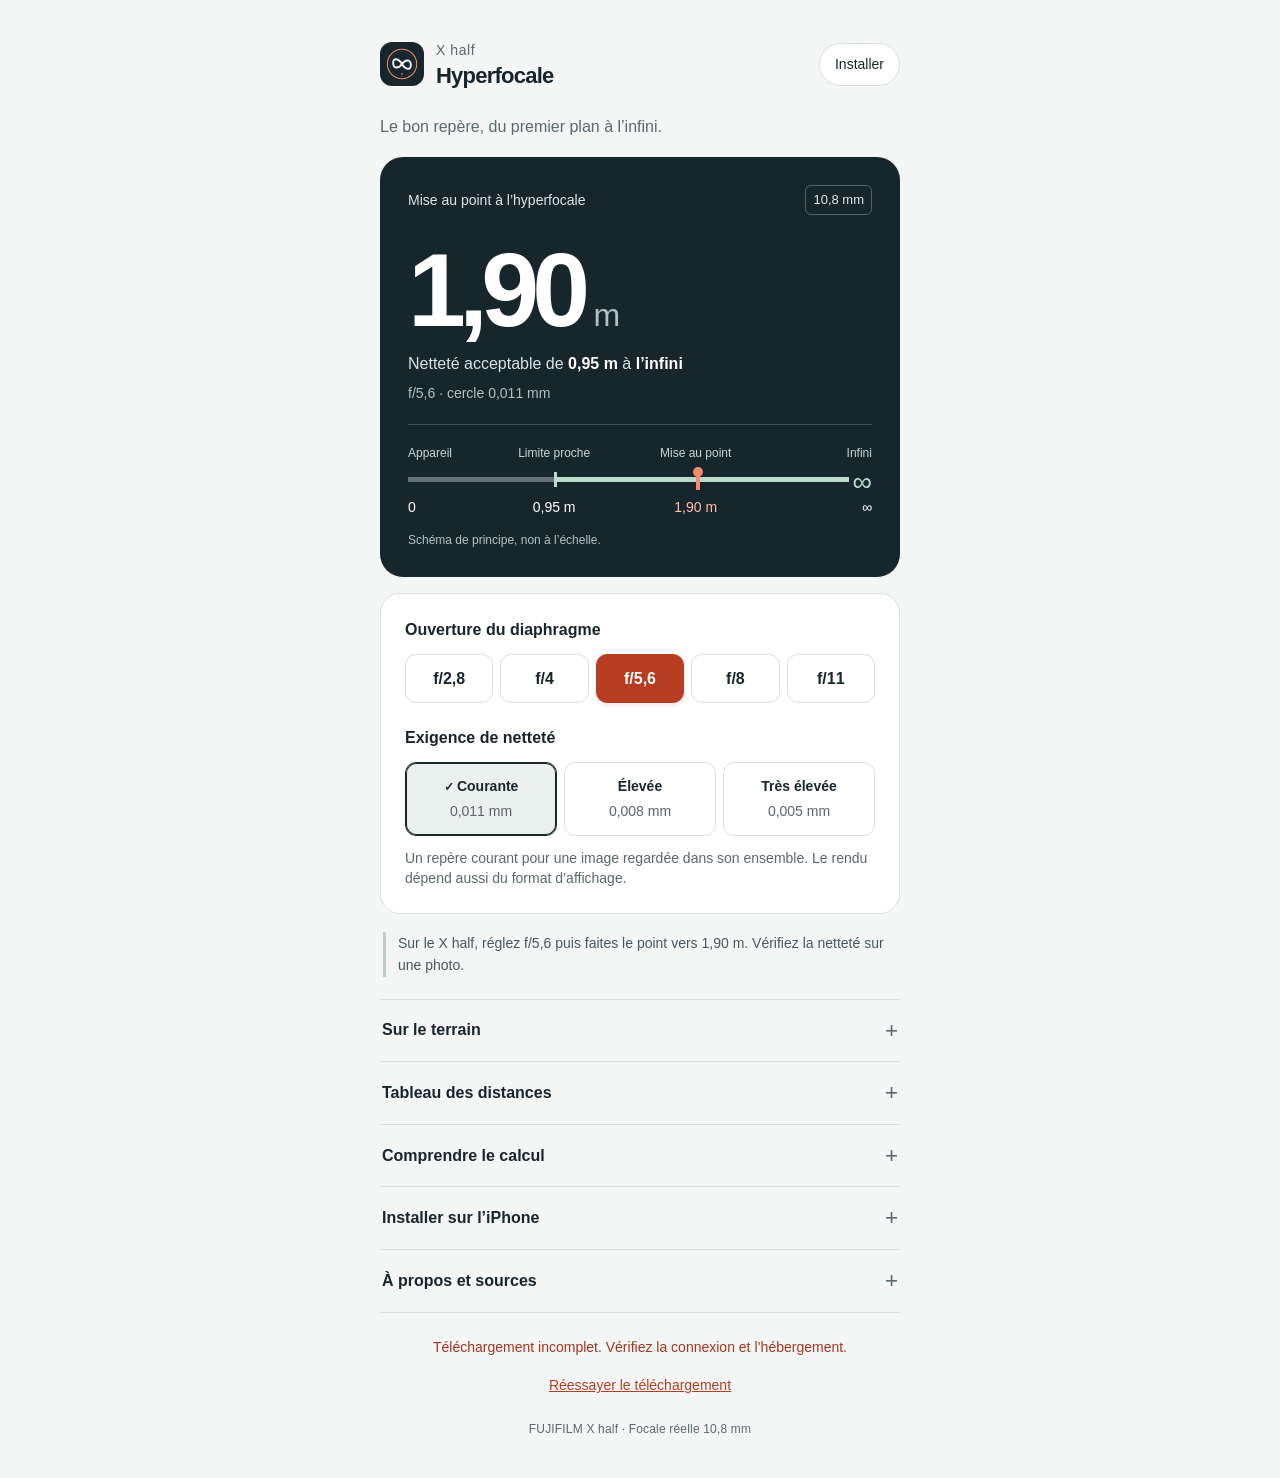
<file: index.html>
<!doctype html>
<html lang="fr">
<head>
  <meta charset="utf-8">
  <meta name="viewport" content="width=device-width, initial-scale=1, viewport-fit=cover">
  <meta name="theme-color" content="#17262d">
  <meta name="description" content="Le calculateur d’hyperfocale de poche pour le Fujifilm X half, utilisable hors ligne.">
  <meta name="apple-mobile-web-app-capable" content="yes">
  <meta name="apple-mobile-web-app-status-bar-style" content="default">
  <meta name="apple-mobile-web-app-title" content="Hyperfocale">
  <meta name="color-scheme" content="light">
  <title>X half · Hyperfocale</title>
  <link rel="manifest" href="./manifest.webmanifest">
  <link rel="apple-touch-icon" sizes="180x180" href="./icons/apple-touch-icon.png">
  <link rel="icon" type="image/svg+xml" href="./icons/icon.svg">
  <link rel="stylesheet" href="./style.css">
  <script src="./calculations.js" defer></script>
  <script src="./app.js" defer></script>
</head>
<body>
  <div class="app-shell">
    <header class="app-header">
      <div class="brand"><img src="./icons/icon.svg" width="44" height="44" alt=""><div><span class="camera-name">X half</span><h1>Hyperfocale</h1></div></div>
      <a class="help-link" href="#installation" aria-label="Comment installer l’application">Installer</a>
    </header>

    <main>
      <p class="intro">Le bon repère, du premier plan à l’infini.</p>
      <noscript><p class="notice">Activez JavaScript dans Safari pour utiliser le calculateur.</p></noscript>

      <section class="result-card" aria-labelledby="result-heading">
        <div class="result-topline"><h2 id="result-heading">Mise au point à l’hyperfocale</h2><span class="lens-tag">10,8 mm</span></div>
        <div id="live-result" aria-live="polite" aria-atomic="true">
          <p class="hero-distance"><span id="hyperfocal">—</span><span class="unit">m</span></p>
          <p class="result-summary">Netteté acceptable de <strong id="near-limit">—</strong> à <strong>l’infini</strong></p>
          <p class="result-settings" id="result-settings">Choisissez vos réglages ci-dessous.</p>
        </div>
        <figure class="depth-diagram" aria-label="La zone de netteté commence à la moitié de la distance hyperfocale et s’étend jusqu’à l’infini.">
          <div class="diagram-labels"><span>Appareil</span><span>Limite proche</span><span>Mise au point</span><span>Infini</span></div>
          <div class="diagram-track" aria-hidden="true"><span class="near-marker"></span><span class="focus-marker"></span><span class="infinity">∞</span></div>
          <div class="diagram-values" aria-hidden="true"><span>0</span><span id="diagram-near">—</span><span id="diagram-focus">—</span><span>∞</span></div>
          <figcaption>Schéma de principe, non à l’échelle.</figcaption>
        </figure>
      </section>

      <section class="controls-card" aria-label="Réglages du calcul">
        <fieldset>
          <legend>Ouverture du diaphragme</legend>
          <div class="apertures">
            <label><input type="radio" name="aperture" value="2.8"><span>f/2,8</span></label>
            <label><input type="radio" name="aperture" value="4"><span>f/4</span></label>
            <label><input type="radio" name="aperture" value="5.6" checked><span>f/5,6</span></label>
            <label><input type="radio" name="aperture" value="8"><span>f/8</span></label>
            <label><input type="radio" name="aperture" value="11"><span>f/11</span></label>
          </div>
        </fieldset>
        <fieldset class="coc-fieldset">
          <legend>Exigence de netteté</legend>
          <div class="coc-options">
            <label><input type="radio" name="coc" value="0.011" checked><span><strong>Courante</strong><small>0,011 mm</small></span></label>
            <label><input type="radio" name="coc" value="0.008"><span><strong>Élevée</strong><small>0,008 mm</small></span></label>
            <label><input type="radio" name="coc" value="0.005"><span><strong>Très élevée</strong><small>0,005 mm</small></span></label>
          </div>
          <p class="field-note" id="coc-description">Le cercle de confusion est un seuil de flou acceptable sur le capteur.</p>
        </fieldset>
      </section>

      <p class="field-tip" id="field-tip">Réglez la même ouverture sur votre appareil.</p>
      <p class="storage-note" id="storage-note" hidden>Les réglages ne peuvent pas être mémorisés dans ce navigateur.</p>

      <section class="reference-sections" aria-label="Aide et repères">
        <details>
          <summary>Sur le terrain</summary>
          <div class="detail-content">
            <ol>
              <li>Choisissez le mode d’exposition <strong>A</strong> ou <strong>M</strong>, puis réglez l’ouverture retenue sur la bague de diaphragme.</li>
              <li>Dans les réglages AF/MF, choisissez la <strong>mise au point manuelle</strong>.</li>
              <li>Tournez la bague de mise au point pour viser la distance calculée. L’indicateur de distance apparaît sur l’écran.</li>
              <li>Si l’échelle est trop peu précise, utilisez un sujet situé à une distance connue, puis vérifiez le résultat sur une photo.</li>
            </ol>
            <p>La distance affichée est un repère théorique. L’échelle du boîtier ne permet pas forcément un réglage au centimètre. Le calculateur ne commande pas l’appareil.</p>
            <p>En faisant le point plus loin que l’hyperfocale, l’infini reste dans la zone acceptable, mais la limite proche s’éloigne. La valeur affichée ici suppose une mise au point exactement à H.</p>
          </div>
        </details>
        <details>
          <summary>Tableau des distances</summary>
          <div class="detail-content table-wrap">
            <table><caption id="table-caption">Distances en mètres</caption><thead><tr><th scope="col">Ouverture</th><th scope="col">Hyperfocale</th><th scope="col">Limite proche</th></tr></thead><tbody id="distance-table"></tbody></table>
            <p>La limite lointaine est l’infini lorsque la mise au point est faite à l’hyperfocale.</p>
          </div>
        </details>
        <details>
          <summary>Comprendre le calcul</summary>
          <div class="detail-content">
            <p class="formula">H = f² / (N × c) + f</p>
            <p><strong>f = 10,8 mm</strong>, la focale réelle du X half. N est le nombre d’ouverture (par exemple 5,6) et c le cercle de confusion en millimètres. H est obtenu en millimètres, puis divisé par 1 000 pour l’affichage en mètres.</p>
            <p>Lorsque la mise au point est faite à H, la limite proche est <strong>H / 2</strong> et la limite lointaine est l’infini dans le modèle de lentille mince utilisé ici.</p>
            <p>Pour une mise au point à une distance s, la formule cohérente avec ce H est : D<sub>proche</sub> = s(H − f) / (H + s − 2f). En posant s = H, on obtient H / 2. Toutes ces longueurs doivent avoir la même unité.</p>
            <p>Les distances sont mesurées depuis le plan principal de la lentille dans ce modèle. Sur l’appareil réel, elles restent des estimations. Les résultats sont arrondis au centimètre pour la lecture ; le calcul utilise toute la précision disponible.</p>
            <p>Les trois cercles de confusion sont des <strong>critères de visualisation</strong>, pas des valeurs officielles imposées par Fujifilm. Plus le cercle choisi est petit, plus la netteté demandée est élevée et plus l’hyperfocale s’éloigne.</p>
            <p>« Acceptable » ne signifie pas parfaitement net à chaque pixel. Le tirage, la distance d’observation, la diffraction, les défauts optiques et le mouvement influencent le résultat. Fermer à f/8 ou f/11 étend la profondeur de champ géométrique, mais la diffraction peut réduire les détails fins.</p>
          </div>
        </details>
        <details id="installation">
          <summary>Installer sur l’iPhone</summary>
          <div class="detail-content">
            <ol>
              <li>Ouvrez l’adresse <strong>HTTPS</strong> de cette application dans <strong>Safari</strong>, avec une connexion Internet.</li>
              <li>Attendez le message <strong>« Prêt hors ligne »</strong> en bas de page.</li>
              <li>Touchez <strong>Partager</strong>, puis <strong>Sur l’écran d’accueil</strong>. Selon votre version d’iOS, le bouton Partager se trouve dans le menu de la page.</li>
              <li>Si l’option apparaît, activez <strong>Ouvrir comme app web</strong>, puis touchez <strong>Ajouter</strong>.</li>
              <li>Ouvrez l’icône <strong>Hyperfocale</strong> une première fois avec Internet et attendez à nouveau « Prêt hors ligne ». Testez ensuite en mode avion en désactivant aussi le Wi-Fi.</li>
            </ol>
            <p>Le dossier ZIP ou un fichier ouvert depuis l’app Fichiers ne suffisent pas pour installer la version hors ligne. Un hébergement HTTPS est nécessaire pour le premier accès sur l’iPhone.</p>
            <p>Les fichiers et vos derniers réglages restent dans le stockage local de l’app. Si iOS ou vous effacez ces données, rouvrez l’application avec Internet pour les recharger. Les liens vers les sources demandent une connexion.</p>
            <p><a href="./installation.html">Guide complet d’hébergement et d’installation</a></p>
          </div>
        </details>
        <details>
          <summary>À propos et sources</summary>
          <div class="detail-content">
            <p>Application indépendante, non affiliée à Fujifilm. Version 1.0.0. Aucun compte, aucune publicité, aucune mesure d’audience. Les calculs se font sur votre appareil.</p>
            <ul>
              <li><a href="https://www.fujifilm-x.com/fr-fr/products/cameras/x-hf1/specifications/" target="_blank" rel="noopener noreferrer">Fujifilm : caractéristiques du X half</a></li>
              <li><a href="https://app.fujifilm-dsc.com/en/manual/x-hf1/taking_photo/manual_focus/" target="_blank" rel="noopener noreferrer">Fujifilm : mise au point manuelle (anglais)</a></li>
              <li><a href="https://lenspire.zeiss.com/photo/app/uploads/2022/02/technical-article-depth-of-field-and-bokeh.pdf" target="_blank" rel="noopener noreferrer">ZEISS : profondeur de champ et hyperfocale (anglais)</a></li>
              <li><a href="https://support.apple.com/fr-fr/guide/iphone/iphea86e5236/ios" target="_blank" rel="noopener noreferrer">Apple : installer une app web sur l’iPhone</a></li>
            </ul>
          </div>
        </details>
      </section>
    </main>

    <footer>
      <p class="offline-status" id="offline-status" role="status">Préparation du mode hors ligne…</p>
      <button class="text-button" id="retry-offline" type="button" hidden>Réessayer le téléchargement</button>
      <div class="update-box" id="update-box" hidden><p>Une nouvelle version est prête.</p><button id="apply-update" type="button">Mettre à jour</button></div>
      <p class="footer-note">FUJIFILM X half · Focale réelle 10,8 mm</p>
    </footer>
  </div>
</body>
</html>
</file>
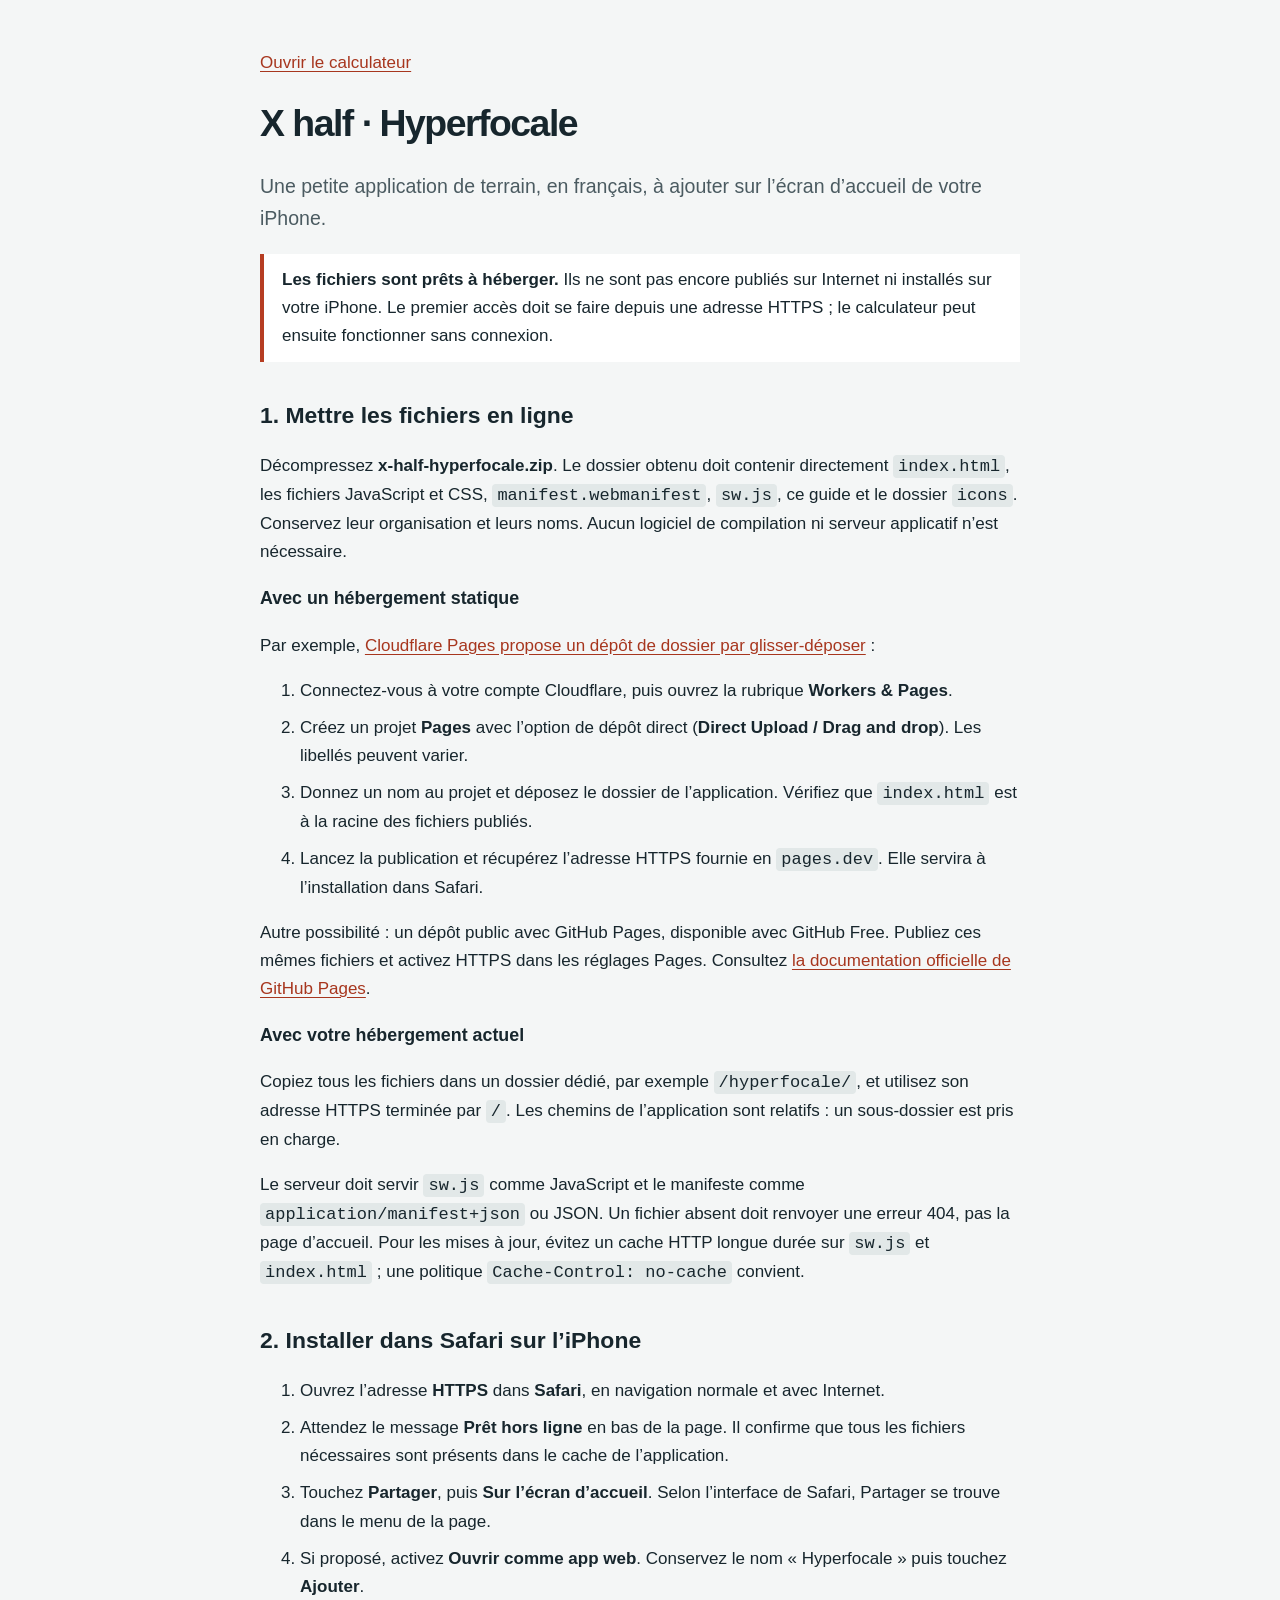
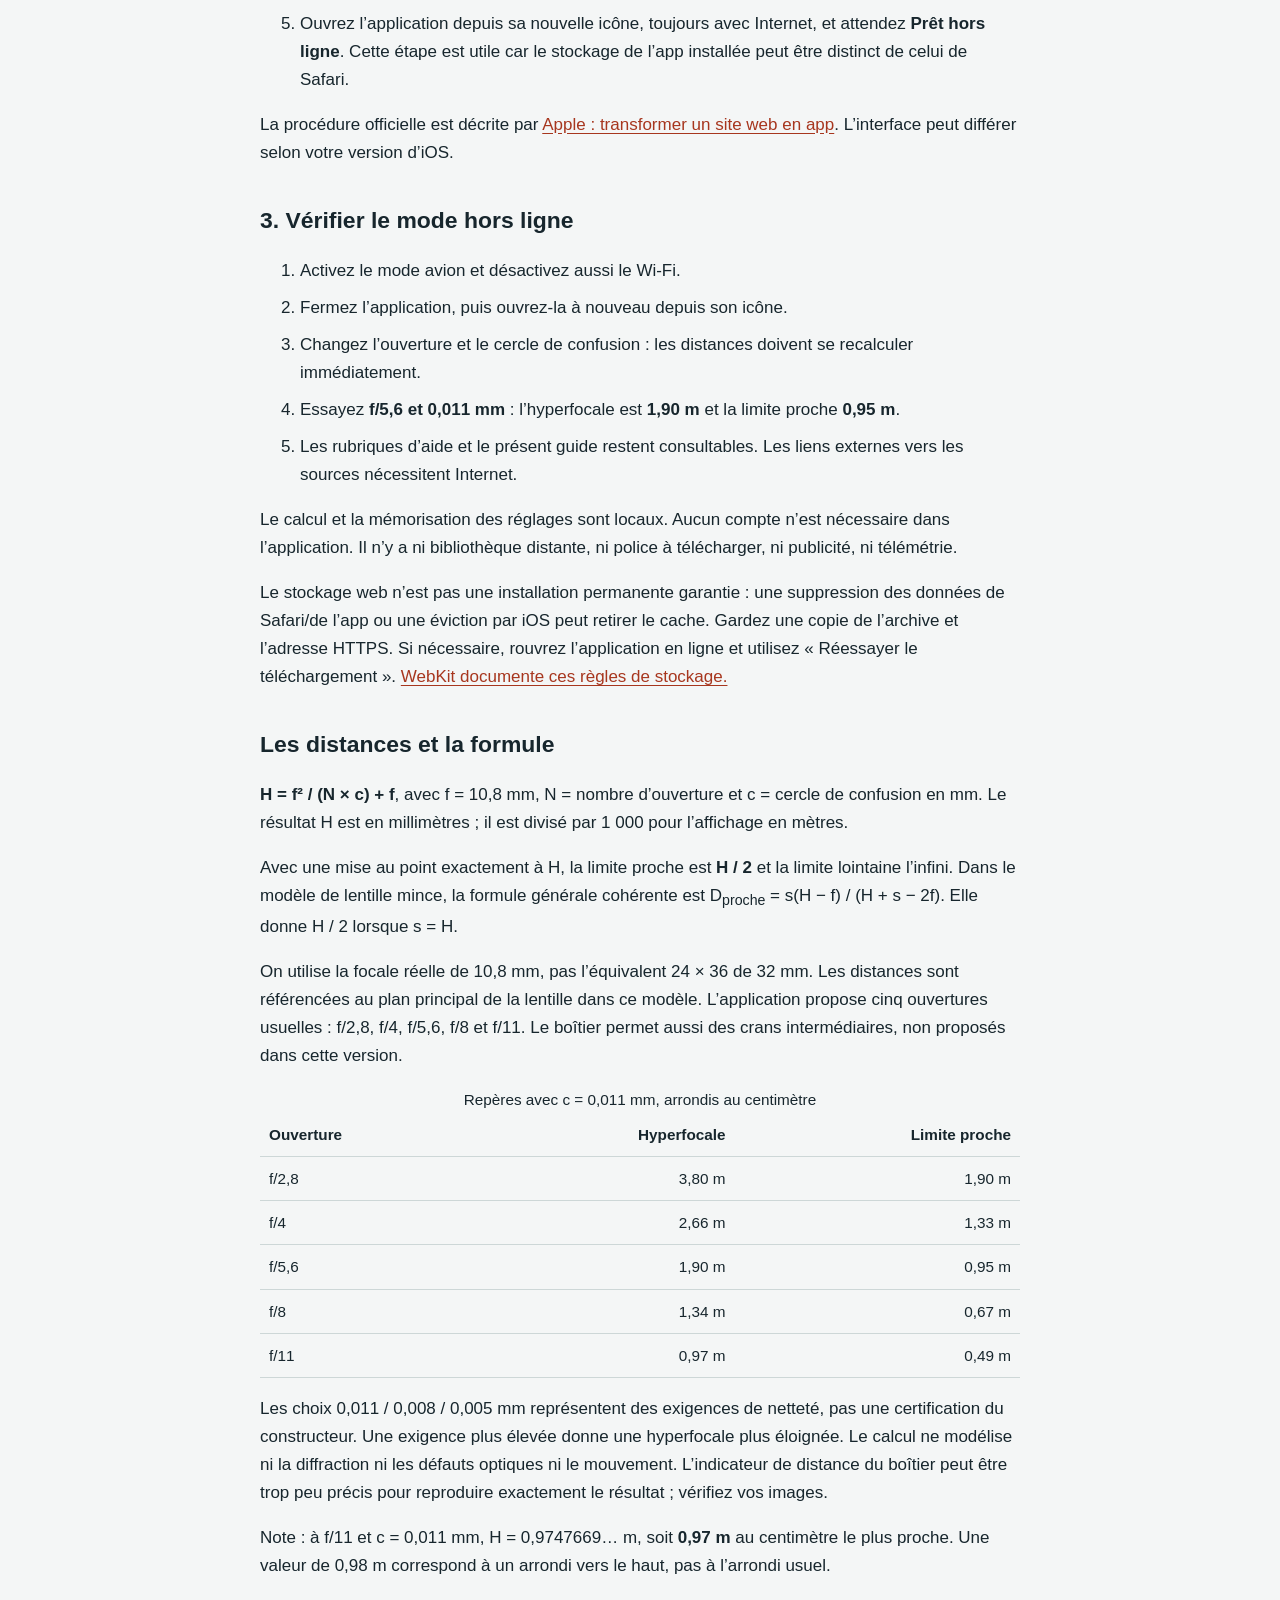
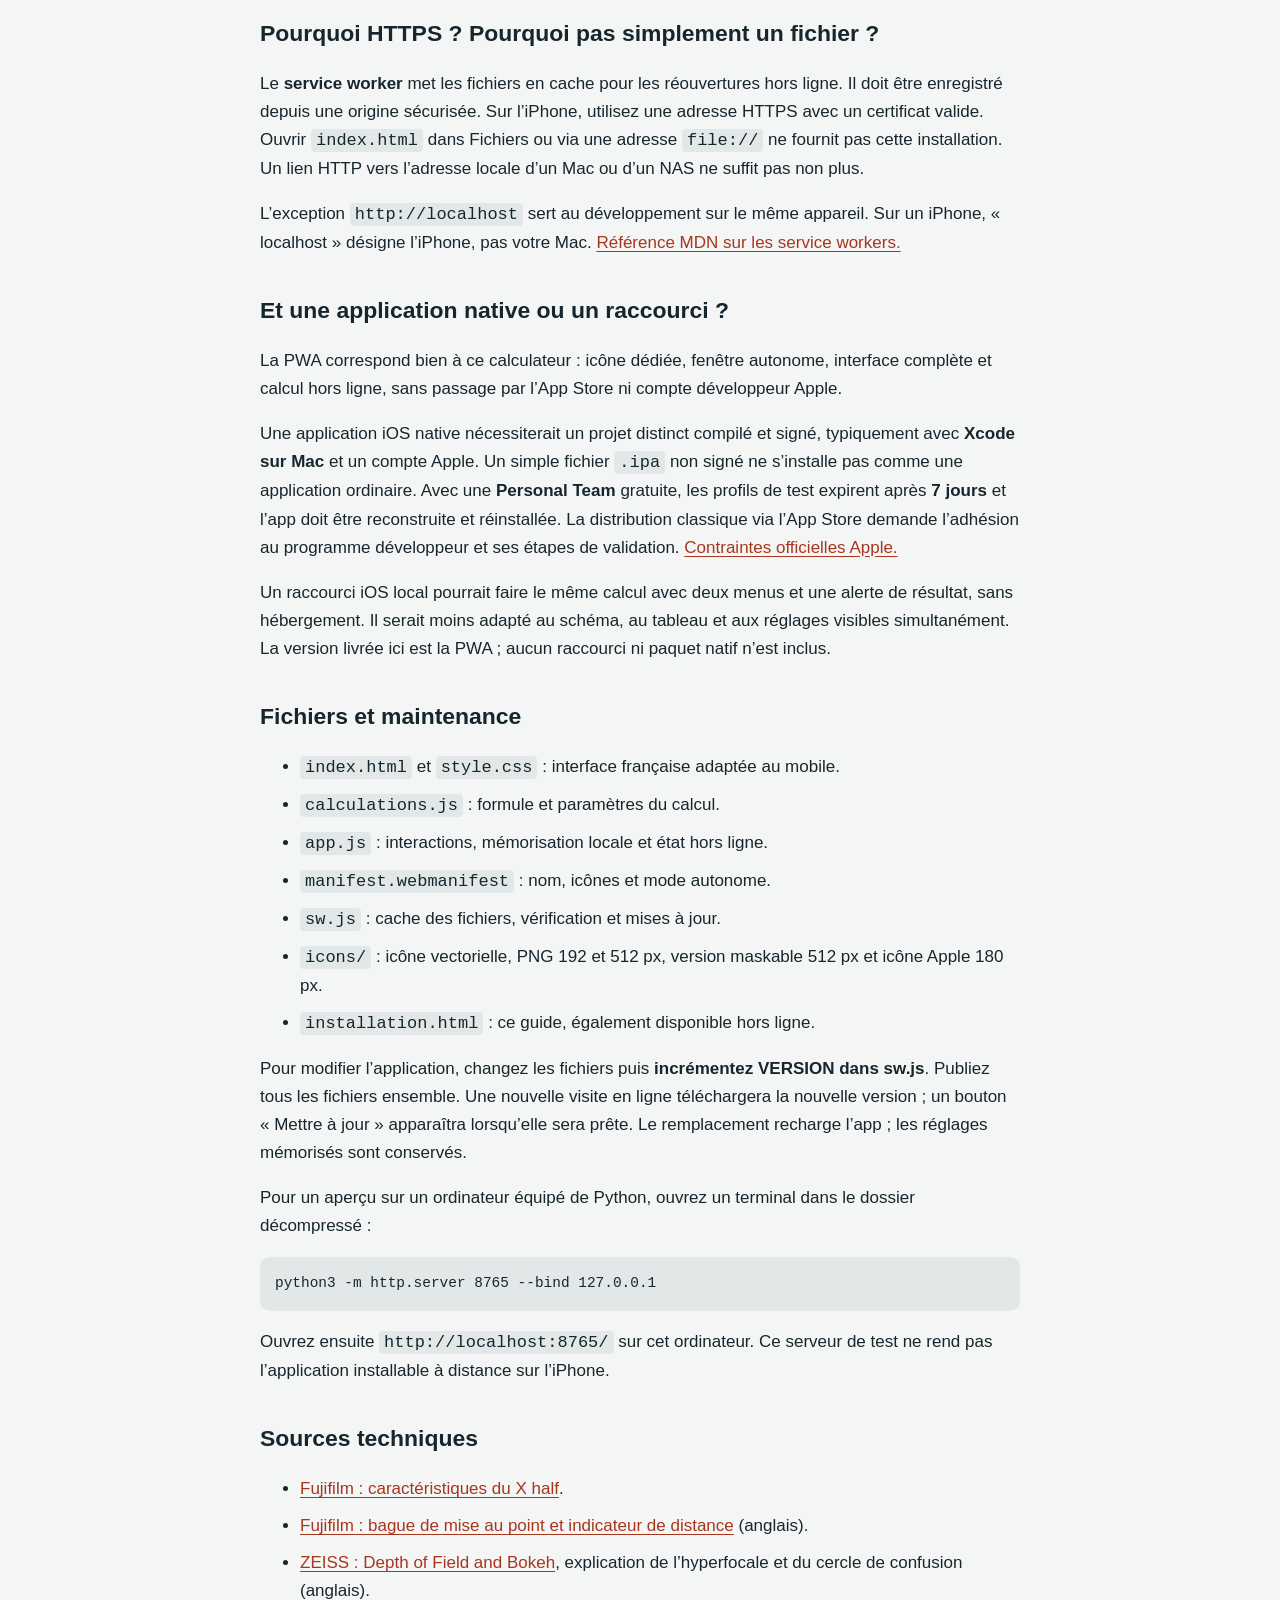
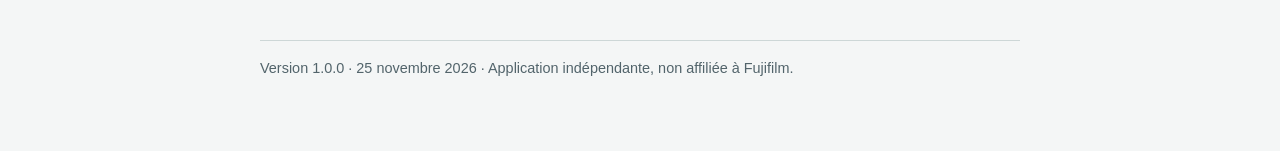
<file: installation.html>
<!doctype html>
<html lang="fr">
<head>
<meta charset="utf-8"><meta name="viewport" content="width=device-width,initial-scale=1">
<title>Installer X half · Hyperfocale</title>
<style>html{font:17px/1.65 -apple-system,BlinkMacSystemFont,"Segoe UI",sans-serif;background:#f4f6f6;color:#17262d}body{max-width:760px;margin:0 auto;padding:32px 22px 70px}h1{font-size:2.2rem;line-height:1.15;letter-spacing:-.04em}h2{font-size:1.35rem;margin:35px 0 10px}h3{font-size:1.05rem}a{color:#a7361e;text-underline-offset:3px}li{margin:9px 0}code{background:#e2e8e8;padding:2px 5px;border-radius:4px;overflow-wrap:anywhere}pre{background:#e2e8e8;padding:15px;white-space:pre-wrap;border-radius:10px;font-size:.85rem}.lead{font-size:1.15rem;color:#4b5b61}.note{border-left:4px solid #b63d22;padding:12px 18px;background:white}table{border-collapse:collapse;width:100%;font-variant-numeric:tabular-nums;font-size:.9rem}td,th{padding:9px;border-bottom:1px solid #cdd7d7;text-align:right}td:first-child,th:first-child{text-align:left}footer{border-top:1px solid #cdd7d7;margin-top:35px;padding-top:16px;color:#52646b;font-size:.85rem}@media print{html{background:white;font-size:11pt}body{padding:0}.back{display:none}h2,h3{break-after:avoid}li,table,.note{break-inside:avoid}}</style>
</head>
<body>
<p class="back"><a href="./index.html">Ouvrir le calculateur</a></p>
<h1>X half · Hyperfocale</h1>
<p class="lead">Une petite application de terrain, en français, à ajouter sur l’écran d’accueil de votre iPhone.</p>
<p class="note"><strong>Les fichiers sont prêts à héberger.</strong> Ils ne sont pas encore publiés sur Internet ni installés sur votre iPhone. Le premier accès doit se faire depuis une adresse HTTPS ; le calculateur peut ensuite fonctionner sans connexion.</p>

<h2>1. Mettre les fichiers en ligne</h2>
<p>Décompressez <strong>x-half-hyperfocale.zip</strong>. Le dossier obtenu doit contenir directement <code>index.html</code>, les fichiers JavaScript et CSS, <code>manifest.webmanifest</code>, <code>sw.js</code>, ce guide et le dossier <code>icons</code>. Conservez leur organisation et leurs noms. Aucun logiciel de compilation ni serveur applicatif n’est nécessaire.</p>
<h3>Avec un hébergement statique</h3>
<p>Par exemple, <a href="https://developers.cloudflare.com/pages/get-started/direct-upload/">Cloudflare Pages propose un dépôt de dossier par glisser-déposer</a> :</p>
<ol>
<li>Connectez-vous à votre compte Cloudflare, puis ouvrez la rubrique <strong>Workers &amp; Pages</strong>.</li>
<li>Créez un projet <strong>Pages</strong> avec l’option de dépôt direct (<strong>Direct Upload / Drag and drop</strong>). Les libellés peuvent varier.</li>
<li>Donnez un nom au projet et déposez le dossier de l’application. Vérifiez que <code>index.html</code> est à la racine des fichiers publiés.</li>
<li>Lancez la publication et récupérez l’adresse HTTPS fournie en <code>pages.dev</code>. Elle servira à l’installation dans Safari.</li>
</ol>
<p>Autre possibilité : un dépôt public avec GitHub Pages, disponible avec GitHub Free. Publiez ces mêmes fichiers et activez HTTPS dans les réglages Pages. Consultez <a href="https://docs.github.com/en/pages/getting-started-with-github-pages/securing-your-github-pages-site-with-https">la documentation officielle de GitHub Pages</a>.</p>
<h3>Avec votre hébergement actuel</h3>
<p>Copiez tous les fichiers dans un dossier dédié, par exemple <code>/hyperfocale/</code>, et utilisez son adresse HTTPS terminée par <code>/</code>. Les chemins de l’application sont relatifs : un sous-dossier est pris en charge.</p>
<p>Le serveur doit servir <code>sw.js</code> comme JavaScript et le manifeste comme <code>application/manifest+json</code> ou JSON. Un fichier absent doit renvoyer une erreur 404, pas la page d’accueil. Pour les mises à jour, évitez un cache HTTP longue durée sur <code>sw.js</code> et <code>index.html</code> ; une politique <code>Cache-Control: no-cache</code> convient.</p>

<h2>2. Installer dans Safari sur l’iPhone</h2>
<ol>
<li>Ouvrez l’adresse <strong>HTTPS</strong> dans <strong>Safari</strong>, en navigation normale et avec Internet.</li>
<li>Attendez le message <strong>Prêt hors ligne</strong> en bas de la page. Il confirme que tous les fichiers nécessaires sont présents dans le cache de l’application.</li>
<li>Touchez <strong>Partager</strong>, puis <strong>Sur l’écran d’accueil</strong>. Selon l’interface de Safari, Partager se trouve dans le menu de la page.</li>
<li>Si proposé, activez <strong>Ouvrir comme app web</strong>. Conservez le nom « Hyperfocale » puis touchez <strong>Ajouter</strong>.</li>
<li>Ouvrez l’application depuis sa nouvelle icône, toujours avec Internet, et attendez <strong>Prêt hors ligne</strong>. Cette étape est utile car le stockage de l’app installée peut être distinct de celui de Safari.</li>
</ol>
<p>La procédure officielle est décrite par <a href="https://support.apple.com/fr-fr/guide/iphone/iphea86e5236/ios">Apple : transformer un site web en app</a>. L’interface peut différer selon votre version d’iOS.</p>

<h2>3. Vérifier le mode hors ligne</h2>
<ol>
<li>Activez le mode avion et désactivez aussi le Wi-Fi.</li>
<li>Fermez l’application, puis ouvrez-la à nouveau depuis son icône.</li>
<li>Changez l’ouverture et le cercle de confusion : les distances doivent se recalculer immédiatement.</li>
<li>Essayez <strong>f/5,6 et 0,011 mm</strong> : l’hyperfocale est <strong>1,90 m</strong> et la limite proche <strong>0,95 m</strong>.</li>
<li>Les rubriques d’aide et le présent guide restent consultables. Les liens externes vers les sources nécessitent Internet.</li>
</ol>
<p>Le calcul et la mémorisation des réglages sont locaux. Aucun compte n’est nécessaire dans l’application. Il n’y a ni bibliothèque distante, ni police à télécharger, ni publicité, ni télémétrie.</p>
<p>Le stockage web n’est pas une installation permanente garantie : une suppression des données de Safari/de l’app ou une éviction par iOS peut retirer le cache. Gardez une copie de l’archive et l’adresse HTTPS. Si nécessaire, rouvrez l’application en ligne et utilisez « Réessayer le téléchargement ». <a href="https://webkit.org/blog/14403/updates-to-storage-policy/">WebKit documente ces règles de stockage.</a></p>

<h2>Les distances et la formule</h2>
<p><strong>H = f² / (N × c) + f</strong>, avec f = 10,8 mm, N = nombre d’ouverture et c = cercle de confusion en mm. Le résultat H est en millimètres ; il est divisé par 1 000 pour l’affichage en mètres.</p>
<p>Avec une mise au point exactement à H, la limite proche est <strong>H / 2</strong> et la limite lointaine l’infini. Dans le modèle de lentille mince, la formule générale cohérente est D<sub>proche</sub> = s(H − f) / (H + s − 2f). Elle donne H / 2 lorsque s = H.</p>
<p>On utilise la focale réelle de 10,8 mm, pas l’équivalent 24 × 36 de 32 mm. Les distances sont référencées au plan principal de la lentille dans ce modèle. L’application propose cinq ouvertures usuelles : f/2,8, f/4, f/5,6, f/8 et f/11. Le boîtier permet aussi des crans intermédiaires, non proposés dans cette version.</p>
<table><caption>Repères avec c = 0,011 mm, arrondis au centimètre</caption><thead><tr><th>Ouverture</th><th>Hyperfocale</th><th>Limite proche</th></tr></thead><tbody><tr><td>f/2,8</td><td>3,80 m</td><td>1,90 m</td></tr><tr><td>f/4</td><td>2,66 m</td><td>1,33 m</td></tr><tr><td>f/5,6</td><td>1,90 m</td><td>0,95 m</td></tr><tr><td>f/8</td><td>1,34 m</td><td>0,67 m</td></tr><tr><td>f/11</td><td>0,97 m</td><td>0,49 m</td></tr></tbody></table>
<p>Les choix 0,011 / 0,008 / 0,005 mm représentent des exigences de netteté, pas une certification du constructeur. Une exigence plus élevée donne une hyperfocale plus éloignée. Le calcul ne modélise ni la diffraction ni les défauts optiques ni le mouvement. L’indicateur de distance du boîtier peut être trop peu précis pour reproduire exactement le résultat ; vérifiez vos images.</p>
<p>Note : à f/11 et c = 0,011 mm, H = 0,9747669… m, soit <strong>0,97 m</strong> au centimètre le plus proche. Une valeur de 0,98 m correspond à un arrondi vers le haut, pas à l’arrondi usuel.</p>

<h2>Pourquoi HTTPS ? Pourquoi pas simplement un fichier ?</h2>
<p>Le <strong>service worker</strong> met les fichiers en cache pour les réouvertures hors ligne. Il doit être enregistré depuis une origine sécurisée. Sur l’iPhone, utilisez une adresse HTTPS avec un certificat valide. Ouvrir <code>index.html</code> dans Fichiers ou via une adresse <code>file://</code> ne fournit pas cette installation. Un lien HTTP vers l’adresse locale d’un Mac ou d’un NAS ne suffit pas non plus.</p>
<p>L’exception <code>http://localhost</code> sert au développement sur le même appareil. Sur un iPhone, « localhost » désigne l’iPhone, pas votre Mac. <a href="https://developer.mozilla.org/en-US/docs/Web/API/Service_Worker_API/Using_Service_Workers">Référence MDN sur les service workers.</a></p>

<h2>Et une application native ou un raccourci ?</h2>
<p>La PWA correspond bien à ce calculateur : icône dédiée, fenêtre autonome, interface complète et calcul hors ligne, sans passage par l’App Store ni compte développeur Apple.</p>
<p>Une application iOS native nécessiterait un projet distinct compilé et signé, typiquement avec <strong>Xcode sur Mac</strong> et un compte Apple. Un simple fichier <code>.ipa</code> non signé ne s’installe pas comme une application ordinaire. Avec une <strong>Personal Team</strong> gratuite, les profils de test expirent après <strong>7 jours</strong> et l’app doit être reconstruite et réinstallée. La distribution classique via l’App Store demande l’adhésion au programme développeur et ses étapes de validation. <a href="https://developer.apple.com/help/account/basics/about-your-developer-account">Contraintes officielles Apple.</a></p>
<p>Un raccourci iOS local pourrait faire le même calcul avec deux menus et une alerte de résultat, sans hébergement. Il serait moins adapté au schéma, au tableau et aux réglages visibles simultanément. La version livrée ici est la PWA ; aucun raccourci ni paquet natif n’est inclus.</p>

<h2>Fichiers et maintenance</h2>
<ul>
<li><code>index.html</code> et <code>style.css</code> : interface française adaptée au mobile.</li>
<li><code>calculations.js</code> : formule et paramètres du calcul.</li>
<li><code>app.js</code> : interactions, mémorisation locale et état hors ligne.</li>
<li><code>manifest.webmanifest</code> : nom, icônes et mode autonome.</li>
<li><code>sw.js</code> : cache des fichiers, vérification et mises à jour.</li>
<li><code>icons/</code> : icône vectorielle, PNG 192 et 512 px, version maskable 512 px et icône Apple 180 px.</li>
<li><code>installation.html</code> : ce guide, également disponible hors ligne.</li>
</ul>
<p>Pour modifier l’application, changez les fichiers puis <strong>incrémentez VERSION dans sw.js</strong>. Publiez tous les fichiers ensemble. Une nouvelle visite en ligne téléchargera la nouvelle version ; un bouton « Mettre à jour » apparaîtra lorsqu’elle sera prête. Le remplacement recharge l’app ; les réglages mémorisés sont conservés.</p>
<p>Pour un aperçu sur un ordinateur équipé de Python, ouvrez un terminal dans le dossier décompressé :</p>
<pre>python3 -m http.server 8765 --bind 127.0.0.1</pre>
<p>Ouvrez ensuite <code>http://localhost:8765/</code> sur cet ordinateur. Ce serveur de test ne rend pas l’application installable à distance sur l’iPhone.</p>

<h2>Sources techniques</h2>
<ul>
<li><a href="https://www.fujifilm-x.com/fr-fr/products/cameras/x-hf1/specifications/">Fujifilm : caractéristiques du X half</a>.</li>
<li><a href="https://app.fujifilm-dsc.com/en/manual/x-hf1/taking_photo/manual_focus/">Fujifilm : bague de mise au point et indicateur de distance</a> (anglais).</li>
<li><a href="https://lenspire.zeiss.com/photo/app/uploads/2022/02/technical-article-depth-of-field-and-bokeh.pdf">ZEISS : Depth of Field and Bokeh</a>, explication de l’hyperfocale et du cercle de confusion (anglais).</li>
</ul>
<footer>Version 1.0.0 · 25 novembre 2026 · Application indépendante, non affiliée à Fujifilm.</footer>
</body></html>
</file>
<file: style.css>
:root{color-scheme:light;--paper:#f4f6f6;--ink:#17262d;--muted:#5a676c;--line:#d9e0e0;--accent:#b63d22;--focus:#ad371c;--mint:#bbdacd;font-family:-apple-system,BlinkMacSystemFont,"Segoe UI",sans-serif;font-size:16px;line-height:1.5;background:var(--paper);color:var(--ink)}
*{box-sizing:border-box}body{margin:0}button,input{font:inherit}a{color:var(--accent);text-underline-offset:3px}button,a,label,input,summary{-webkit-tap-highlight-color:transparent}button,summary,label{touch-action:manipulation}button{cursor:pointer}button:focus-visible,a:focus-visible,summary:focus-visible{outline:3px solid var(--focus);outline-offset:5px;border-radius:5px}[hidden]{display:none!important}.app-shell{max-width:560px;margin:0 auto;padding:max(25px,env(safe-area-inset-top)) max(20px,env(safe-area-inset-right)) max(24px,env(safe-area-inset-bottom)) max(20px,env(safe-area-inset-left))}.app-header{display:flex;align-items:center;justify-content:space-between;gap:12px}.brand{display:flex;align-items:center;gap:12px}.brand img{border-radius:12px}.camera-name{display:block;font-size:.875rem;letter-spacing:.04em;color:var(--muted)}h1{font-size:1.375rem;line-height:1.15;letter-spacing:-.035em;margin:2px 0 0;font-weight:750}.help-link{font-size:.875rem;color:var(--ink);background:white;border:1px solid var(--line);border-radius:30px;padding:10px 15px;text-decoration:none}.intro{font-size:1rem;color:var(--muted);margin:23px 0 18px}.result-card{background:var(--ink);color:white;padding:23px 23px 18px;border-radius:23px;overflow:hidden}.result-topline{display:flex;align-items:center;justify-content:space-between;gap:12px}.result-topline h2{font-size:.875rem;line-height:1.35;font-weight:500;max-width:190px;margin:0;color:#dde6e8}.lens-tag{border:1px solid #526269;border-radius:6px;font-size:.8125rem;white-space:nowrap;padding:4px 7px;color:#e0e7e9}.hero-distance{font-size:clamp(4.5rem,18vw,6rem);line-height:1.1;letter-spacing:-.065em;font-weight:650;font-variant-numeric:tabular-nums;margin:18px 0 5px}.unit{font-size:2rem;font-weight:400;margin-left:10px;color:#afc1c7;letter-spacing:-.02em}.result-summary{margin:0;font-size:1rem;color:#d8e4e7}.result-summary strong{color:white;font-weight:650}.result-settings{margin:7px 0 20px;color:#afc1c7;font-size:.875rem}.depth-diagram{margin:0;border-top:1px solid #425158;padding-top:19px}.diagram-labels,.diagram-values{display:grid;grid-template-columns:18% 27% 34% 21%;align-items:end;font-variant-numeric:tabular-nums;gap:0}.diagram-labels{font-size:.75rem;color:#c7d6da}.diagram-labels span:nth-child(2),.diagram-labels span:nth-child(3),.diagram-values span:nth-child(2),.diagram-values span:nth-child(3){text-align:center}.diagram-labels span:last-child,.diagram-values span:last-child{text-align:right}.diagram-track{height:5px;position:relative;background:linear-gradient(to right,#647179 0%,#647179 31.5%,var(--mint) 31.5%,var(--mint) 100%);margin:15px 0}.near-marker,.focus-marker{position:absolute;top:-5px;width:3px;height:15px;left:31.5%;background:var(--mint)}.focus-marker{left:62%;height:20px;top:-7px;background:#f38a6b;width:4px}.focus-marker:before{content:"";position:absolute;top:-3px;left:-3px;width:10px;height:10px;border-radius:50%;background:#f38a6b}.infinity{position:absolute;right:0;top:-15px;background:var(--ink);padding-left:4px;font-size:1.7rem;color:var(--mint)}.diagram-values{font-size:.875rem}.diagram-values span:nth-child(3){color:#ffc0a9}.depth-diagram figcaption{font-size:.75rem;color:#b1c2c8;margin-top:13px}.controls-card{background:white;border:1px solid var(--line);border-radius:20px;margin-top:16px;padding:20px}fieldset{border:0;padding:0;margin:0;min-width:0}legend{font-weight:650;font-size:1rem;margin-bottom:12px;padding:0}.apertures{display:grid;grid-template-columns:repeat(5,minmax(0,1fr));gap:7px}.apertures label,.coc-options label{position:relative;cursor:pointer;display:block}.apertures input,.coc-options input{position:absolute;opacity:0;width:1px;height:1px;inset:50%}.apertures span{display:flex;align-items:center;justify-content:center;border-radius:11px;border:1px solid var(--line);min-height:49px;font-size:1rem;font-weight:650}.apertures input:checked+span{background:var(--accent);border-color:var(--accent);color:white;box-shadow:0 2px 5px #992c1a20}.apertures input:focus-visible+span,.coc-options input:focus-visible+span{outline:3px solid var(--focus);outline-offset:3px}.coc-fieldset{margin-top:23px}.coc-options{display:grid;grid-template-columns:repeat(3,minmax(0,1fr));gap:7px}.coc-options label>span{display:flex;flex-direction:column;gap:4px;padding:11px 4px;align-items:center;border:1px solid var(--line);border-radius:11px;min-height:73px}.coc-options strong{font-size:.875rem;font-weight:650}.coc-options small{font-size:.875rem;color:var(--muted);white-space:nowrap}.coc-options input:checked+span{border-color:var(--ink);background:#eaf0ed;box-shadow:inset 0 0 0 1px var(--ink)}.coc-options input:checked+span strong:before{content:"✓ ";font-size:.75rem}.field-note{font-size:.875rem;color:var(--muted);line-height:1.45;margin:12px 0 0;min-height:2.9em}.field-tip{margin:18px 3px 22px;font-size:.875rem;line-height:1.6;color:#47575d;border-left:3px solid #c0cec8;padding-left:12px}.reference-sections{border-top:1px solid var(--line)}details{border-bottom:1px solid var(--line)}summary{list-style:none;display:flex;justify-content:space-between;align-items:center;gap:15px;cursor:pointer;min-height:57px;padding:14px 2px;font-size:1rem;font-weight:600}summary::-webkit-details-marker{display:none}summary:after{content:"+";font-weight:400;font-size:1.4rem;color:var(--muted)}details[open]>summary:after{content:"−"}.detail-content{padding:0 3px 16px;color:#435158;font-size:1rem;overflow-wrap:anywhere}.detail-content p{margin:8px 0 14px}.detail-content ol,.detail-content ul{padding-left:22px;margin:6px 0 15px}.detail-content li{padding-left:3px;margin:10px 0}.detail-content strong{color:var(--ink)}.formula{font-size:1.2rem!important;color:var(--ink);background:#e7ecec;padding:15px;border-radius:10px}.table-wrap{overflow-x:auto}table{width:100%;border-collapse:collapse;font-size:.875rem;font-variant-numeric:tabular-nums}caption{text-align:left;padding:0 0 12px;color:var(--muted)}th,td{padding:12px 6px;text-align:right;border-bottom:1px solid var(--line)}th:first-child,td:first-child{text-align:left}th{font-weight:600;color:var(--ink)}tr.selected{background:#e6eeea;color:var(--ink);font-weight:650}.table-wrap p{font-size:.875rem;margin-top:13px}footer{padding-top:24px;text-align:center}.offline-status{font-size:.875rem;color:var(--muted);margin:0 0 6px}.offline-status[data-state="ready"]{color:#28604b}.offline-status[data-state="error"]{color:#a3341f}.footer-note{font-size:.75rem;color:var(--muted);margin:12px 0 0;letter-spacing:.015em}.text-button{border:0;background:none;color:var(--accent);text-decoration:underline;font-size:.875rem;padding:10px;min-height:44px}.update-box{border:1px solid var(--line);background:white;border-radius:14px;margin-top:16px;padding:14px}.update-box p{font-size:.875rem;margin:0 0 10px}.update-box button{background:var(--ink);color:white;border:0;border-radius:10px;min-height:44px;padding:10px 20px}.notice,.storage-note{font-size:.875rem;color:#9c3520;background:#fff0e9;border:1px solid #ecc4b3;padding:13px;border-radius:10px}#installation{scroll-margin-top:20px}@media(min-width:700px){.app-shell{padding-top:40px;padding-bottom:40px}.intro{margin-top:27px}.result-card{padding:28px}.hero-distance{font-size:6.5rem}.controls-card{padding:24px}.coc-options label>span{padding:13px 8px}}@media(max-width:359px){.app-shell{padding-left:14px;padding-right:14px}.result-card{padding:20px 16px 16px}.controls-card{padding:17px 12px}.apertures,.coc-options{gap:5px}.coc-options strong{font-size:.8125rem}.coc-options small{font-size:.8125rem}.diagram-labels{font-size:.75rem}.result-topline h2{max-width:160px}.result-summary{font-size:.9375rem}}@media(prefers-reduced-motion:no-preference){.apertures span,.coc-options label>span{transition:background-color .15s,border-color .15s}}
</file>
